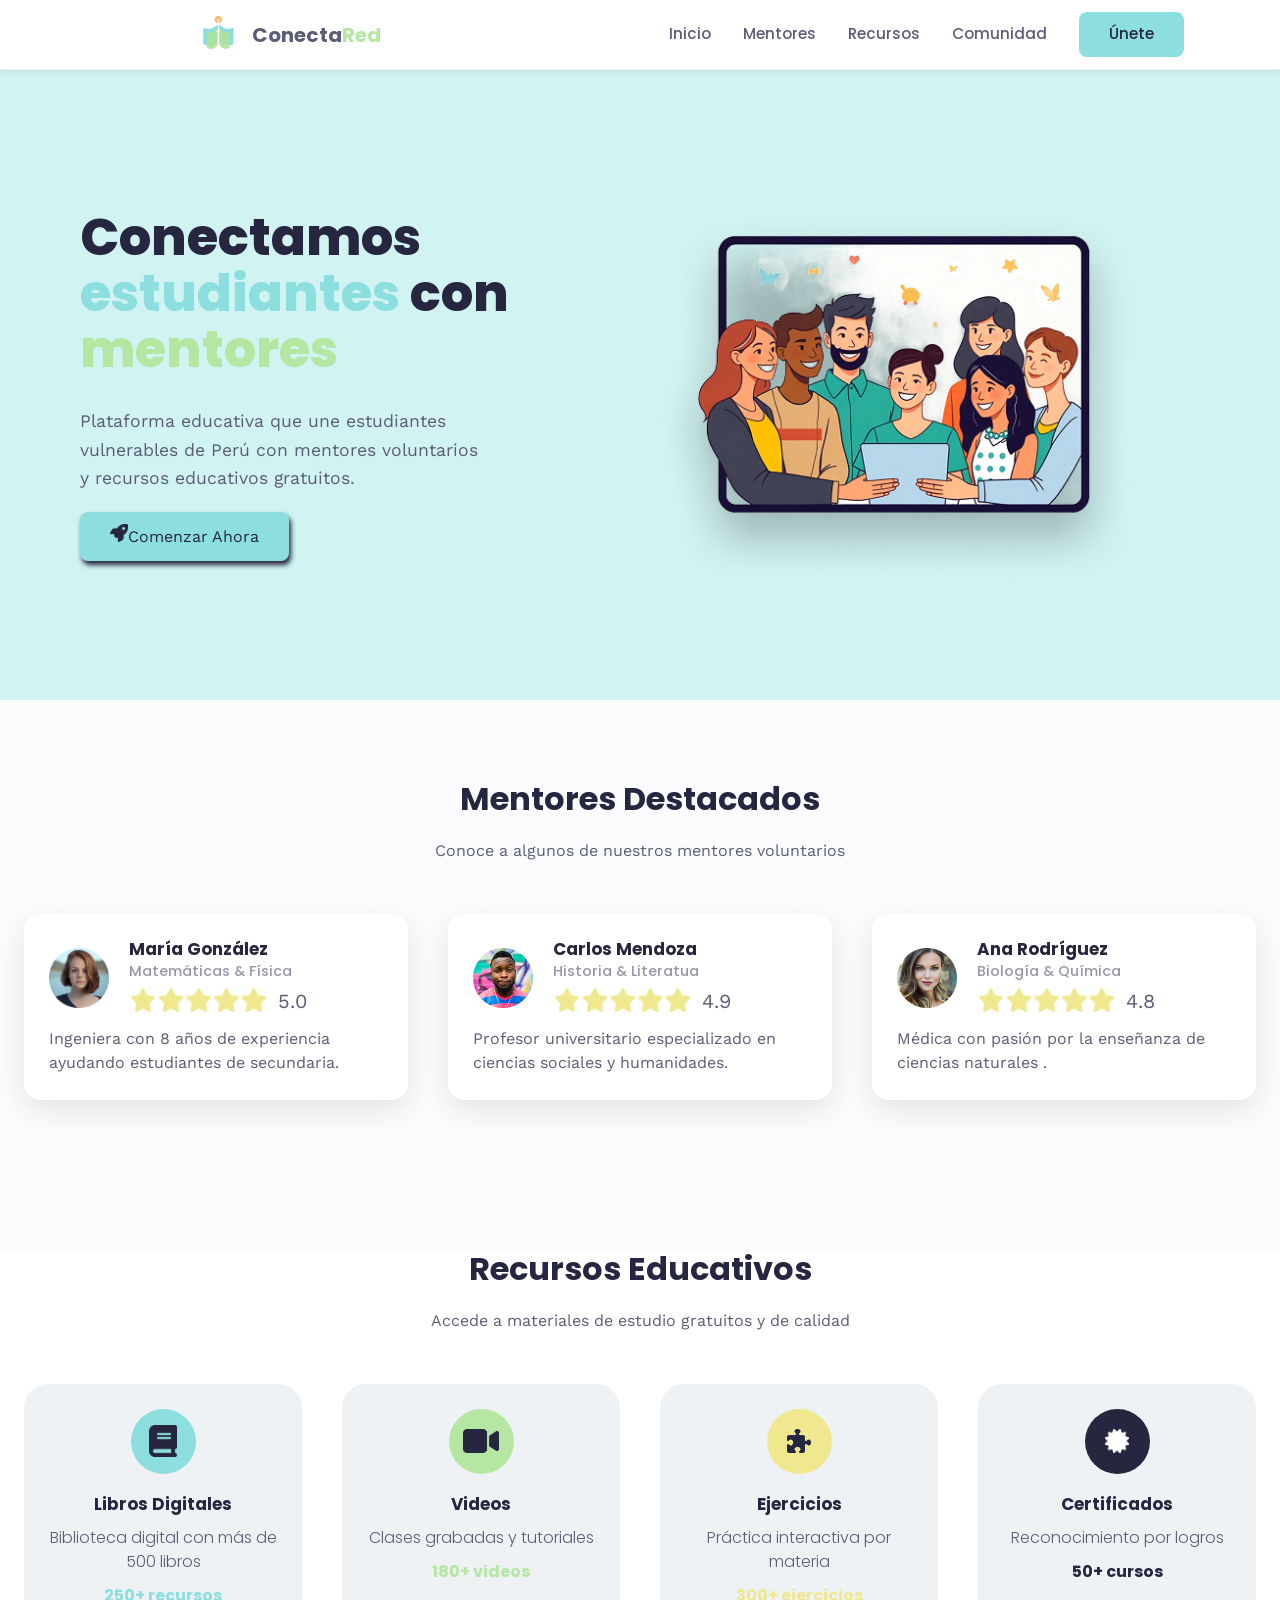
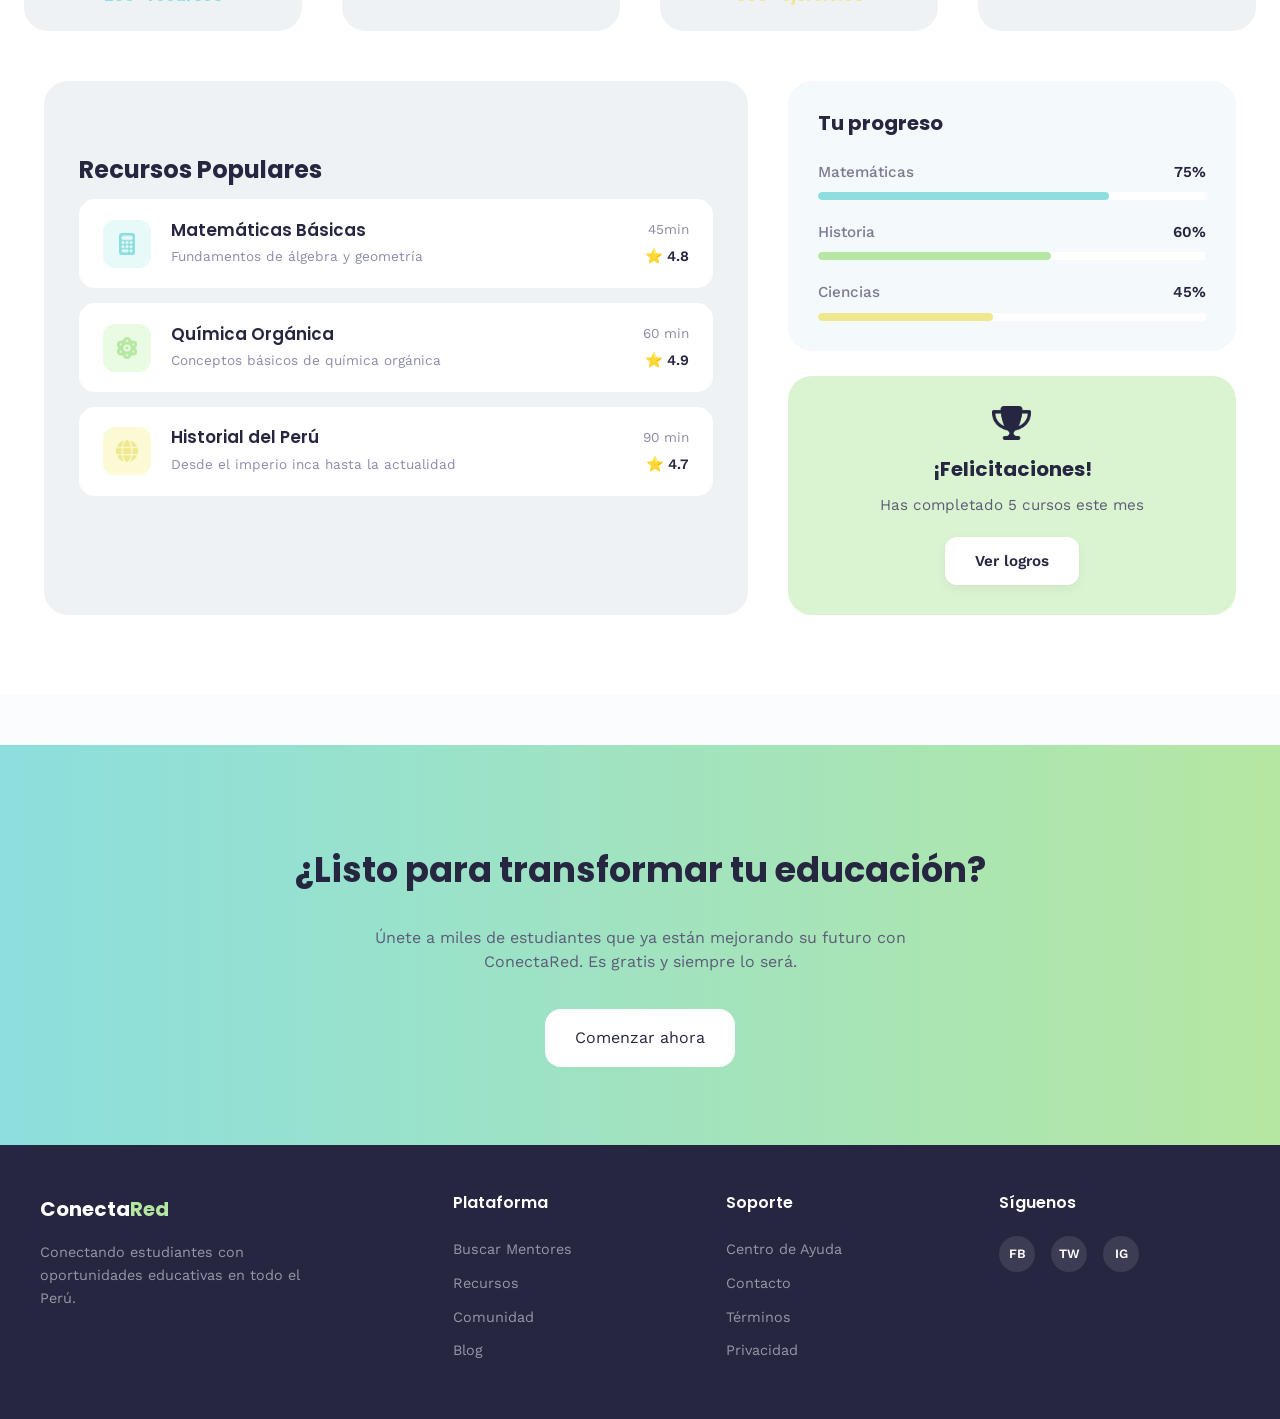
<file: index.html>
<!doctype html>
<html lang="es">

<head>
    <meta charset="UTF-8" />
    <meta name="viewport" content="width=device-width, initial-scale=1.0" />
    <title>ConectaRed - Conectamos estudiantes con mentores</title>
    <link rel="stylesheet" href="css/style.css" />
</head>

<body>
    <header class="landing-header">
        <div class="header-brand">
            <img src="images/logo-conectared.png" alt="Logo ConectaRed" class="logo" />
            <span class="logo-text">Conecta<span class="logo-highlight">Red</span></span>
        </div>

        <nav class="header-nav">
            <a href="#seccion-hero" class="nav-link">Inicio</a>
            <a href="#seccion-mentores" class="nav-link">Mentores</a>
            <a href="#seccion-recursos-educativos" class="nav-link">Recursos</a>
            <a href="#seccion-llamada-accion" class="nav-link">Comunidad</a>
            <a href="pages/auth/register/register.html" class="nav-link unete-btn">Únete</a>
        </nav>
    </header>
    <main>
        <!-- Hero -->
        <section class="hero-section" id="seccion-hero">
            <div class="hero">
                <div class="hero-content">
                    <h1 class="hero-title">
                        Conectamos <span class="txt-primary">estudiantes</span> con <span
                            class="txt-secondary">mentores</span></h1>
                    <p class="hero-description">Plataforma educativa que une estudiantes
                        vulnerables de Perú con mentores voluntarios y recursos educativos gratuitos.
                    </p>
                    <button class="comenzar-btn">
                        <img src="images/cohete.png" alt="icono cohete" class="btn-icon">
                        Comenzar Ahora
                    </button>
                </div>

                <img src="images/img-hero.png" class="hero-img">
            </div>
        </section>

        <!-- Mentores Destacados -->
        <section class="mentores-section">
            <div class="mentores" id="seccion-mentores">
                <h1 class="mentores-title">Mentores Destacados</h1>
                <p class="mentores-description">Conoce a algunos de nuestros mentores voluntarios</p>
            </div>
            <div class="perfiles-content">
                <div class="perfil">
                    <div class="perfil-header">
                        <img src="images/perfil1.png" class="perfil-icon">
                        <div class="perfil-info">
                            <h3 class="perfil-title">María González</h3>
                            <h4 class="perfil-subtitle">Matemáticas & Física</h4>
                            <div class="rating-content">
                                <img src="images/estrellas.png" alt="icono puntaje" class="rating-icon">
                                <span class="txt-rating">5.0</span>
                            </div>
                        </div>
                    </div>
                    <p class="perfil-description">Ingeniera con 8 años de experiencia ayudando estudiantes de
                        secundaria.</p>
                </div>

                <div class="perfil">
                    <div class="perfil-header">
                        <img src="images/perfil2.png" class="perfil-icon">
                        <div class="perfil-info">
                            <h3 class="perfil-title">Carlos Mendoza</h3>
                            <h4 class="perfil-subtitle">Historia & Literatua</h4>
                            <div class="rating-content">
                                <img src="images/estrellas.png" alt="icono puntaje" class="rating-icon">
                                <span class="txt-rating">4.9</span>
                            </div>
                        </div>
                    </div>
                    <p class="perfil-description">Profesor universitario especializado en ciencias sociales y
                        humanidades.</p>
                </div>

                <div class="perfil">
                    <div class="perfil-header">
                        <img src="images/perfil3.png" class="perfil-icon">
                        <div class="perfil-info">
                            <h3 class="perfil-title">Ana Rodríguez</h3>
                            <h4 class="perfil-subtitle">Biología & Química</h4>
                            <div class="rating-content">
                                <img src="images/estrellas.png" alt="icono puntaje" class="rating-icon">
                                <span class="txt-rating">4.8</span>
                            </div>
                        </div>
                    </div>
                    <p class="perfil-description">Médica con pasión por la enseñanza de ciencias naturales .</p>
                </div>
            </div>
        </section>

        <!-- Recursos Educativos -->
        <section class="recursos-educativos-section" id="seccion-recursos-educativos">
            <div class="recursos">
                <h1 class="recursos-title">Recursos Educativos</h1>
                <p class="recursos-description">Accede a materiales de estudio
                    gratuitos y de calidad
                </p>
                <div class="recursos-content">
                    <div class="card">
                        <div class="card-info">
                            <div class="icon-circle">
                                <img src="images/libro.png" alt="libro recursos" class="card-icon">
                            </div>
                        <h3 class="card-title">Libros Digitales</h3>
                        <h4 class="card-description">Biblioteca digital con más de 500 libros</h4>
                        <h5 class="card-number">250+ recursos</h5>
                        </div>
                    </div>
                    
                    <div class="card">
                        <div class="card-info">
                            <div class="icon-circle" style="background-color: #b5e7a2">
                                <img src="images/camara.png" alt="camara recursos" class="card-icon" style="height: 24px;">
                            </div>
                        <h3 class="card-title">Videos</h3>
                        <h4 class="card-description">Clases grabadas y tutoriales</h4>
                        <h5 class="card-number" style="color: #b5e7a2">180+ videos</h5>
                        </div>
                    </div>

                    <div class="card">
                        <div class="card-info">
                            <div class="icon-circle" style="background-color: #efe88f">
                                <img src="images/pieza.png" alt="pieza recursos" class="card-icon" style="height: 24px;">
                            </div>
                        <h3 class="card-title">Ejercicios</h3>
                        <h4 class="card-description">Práctica interactiva por materia</h4>
                        <h5 class="card-number" style="color: #efe88f">300+ ejercicios</h5>
                        </div>
                    </div>

                    <div class="card">
                        <div class="card-info">
                            <div class="icon-circle" style="background-color: #262641">
                                <img src="images/asterisco.png" alt="asterisco recursos" class="card-icon" style="height: 24px;">
                            </div>
                        <h3 class="card-title">Certificados</h3>
                        <h4 class="card-description">Reconocimiento por logros</h4>
                        <h5 class="card-number" style="color: #262641">50+ cursos</h5>
                        </div>
                    </div>
                </div>
                
                <div class="dashboard-container">
                    <div class="recursos-populares-box">
                        <h3 class="recursos-populares-title">Recursos Populares</h3>
                        
                        <div class="card-popular">
                            <div class="popular-icon-circle  bg-popular-mate">
                                <img src="images/calculadora.png" alt="calculadora icono" class="popular-icon">
                            </div>
                            <div class="card-popular-info">
                                <h4 class="popular-title">Matemáticas Básicas</h4>
                                <p class="popular-description">Fundamentos de álgebra y geometría</p>
                            </div>
                            <div class="card-popular-stats">
                                <span class="popular-time">45min</span>
                                <span class="popular-rating">⭐ 4.8</span>
                            </div>
                        </div>

                        <div class="card-popular">
                            <div class="popular-icon-circle  bg-popular-quimica">
                                <img src="images/atomo.png" alt="atomo icono" class="popular-icon">
                            </div>
                            <div class="card-popular-info">
                                <h4 class="popular-title">Química Orgánica</h4>
                                <p class="popular-description">Conceptos básicos de química orgánica</p>
                            </div>
                            <div class="card-popular-stats">
                                <span class="popular-time">60 min</span>
                                <span class="popular-rating">⭐ 4.9</span>
                            </div>
                        </div>

                        <div class="card-popular">
                            <div class="popular-icon-circle  bg-popular-historia">
                                <img src="images/mundo.png" alt="calculadora icono" class="popular-icon">
                            </div>
                            <div class="card-popular-info">
                                <h4 class="popular-title">Historial del Perú</h4>
                                <p class="popular-description">Desde el imperio inca hasta la actualidad</p>
                            </div>
                            <div class="card-popular-stats">
                                <span class="popular-time">90 min</span>
                                <span class="popular-rating">⭐ 4.7</span>
                            </div>
                        </div>
                    </div>

                    <div class="stats-box">
                        <div class="progreso-container">
                            <h3 class="progreso-title">Tu progreso</h3>
                            <div class="progreso-item">
                                <div class="progreso-info">
                                    <span class="materia-name">Matemáticas</span>
                                    <span class="materia-porcentaje">75%</span>
                                </div>
                                <div class="barra-riel">
                                    <div class="barra-relleno bg-progreso-mate" style="width: 75%;"></div>
                                </div>
                            </div>

                            <div class="progreso-item">
                                <div class="progreso-info">
                                    <span class="materia-name">Historia</span>
                                    <span class="materia-porcentaje">60%</span>
                                </div>
                                <div class="barra-riel">
                                    <div class="barra-relleno bg-progreso-historia" style="width: 60%;"></div>
                                </div>
                            </div>

                            <div class="progreso-item">
                                <div class="progreso-info">
                                    <span class="materia-name">Ciencias</span>
                                    <span class="materia-porcentaje">45%</span>
                                </div>
                                <div class="barra-riel">
                                    <div class="barra-relleno bg-progreso-ciencias" style="width: 45%;"></div>
                                </div>
                            </div>
                        </div>

                        <div class="felicitaciones-card">
                            <div class="trofeo-icon">
                                <img src="images/copa.png" alt="trofeo-icon" class="popular-icon" style="height: 35px; width: auto;">
                            </div>
                            <h4 class="felicitaciones-title">¡Felicitaciones!</h4>
                            <p class="felicitaciones-text">Has completado 5 cursos este mes</p>
                            <button class="ver-logros-btn">Ver logros</button>
                        </div>
                    </div>
                </div>

            </div>
        </section>

        <!-- Llamada Accion -->
        <section class="llamada-accion-section" id="seccion-llamada-accion">
            <div class="llamada-accion">
                <h1 class="llamada-accion-title">¿Listo
                    para transformar tu educación?</h1>
                <p class="llamada-accion-description">Únete a miles de estudiantes que ya están mejorando
                    su futuro con ConectaRed. Es gratis y siempre lo será.
                </p>
                <button class="comenzar-mentores-btn">Comenzar ahora</button>
            </div>
        </section>
    </main>
    <footer>
        <div id="footer-container"></div>
    </footer>
    <script src="js/main.js"></script>
</body>

</html>
</file>
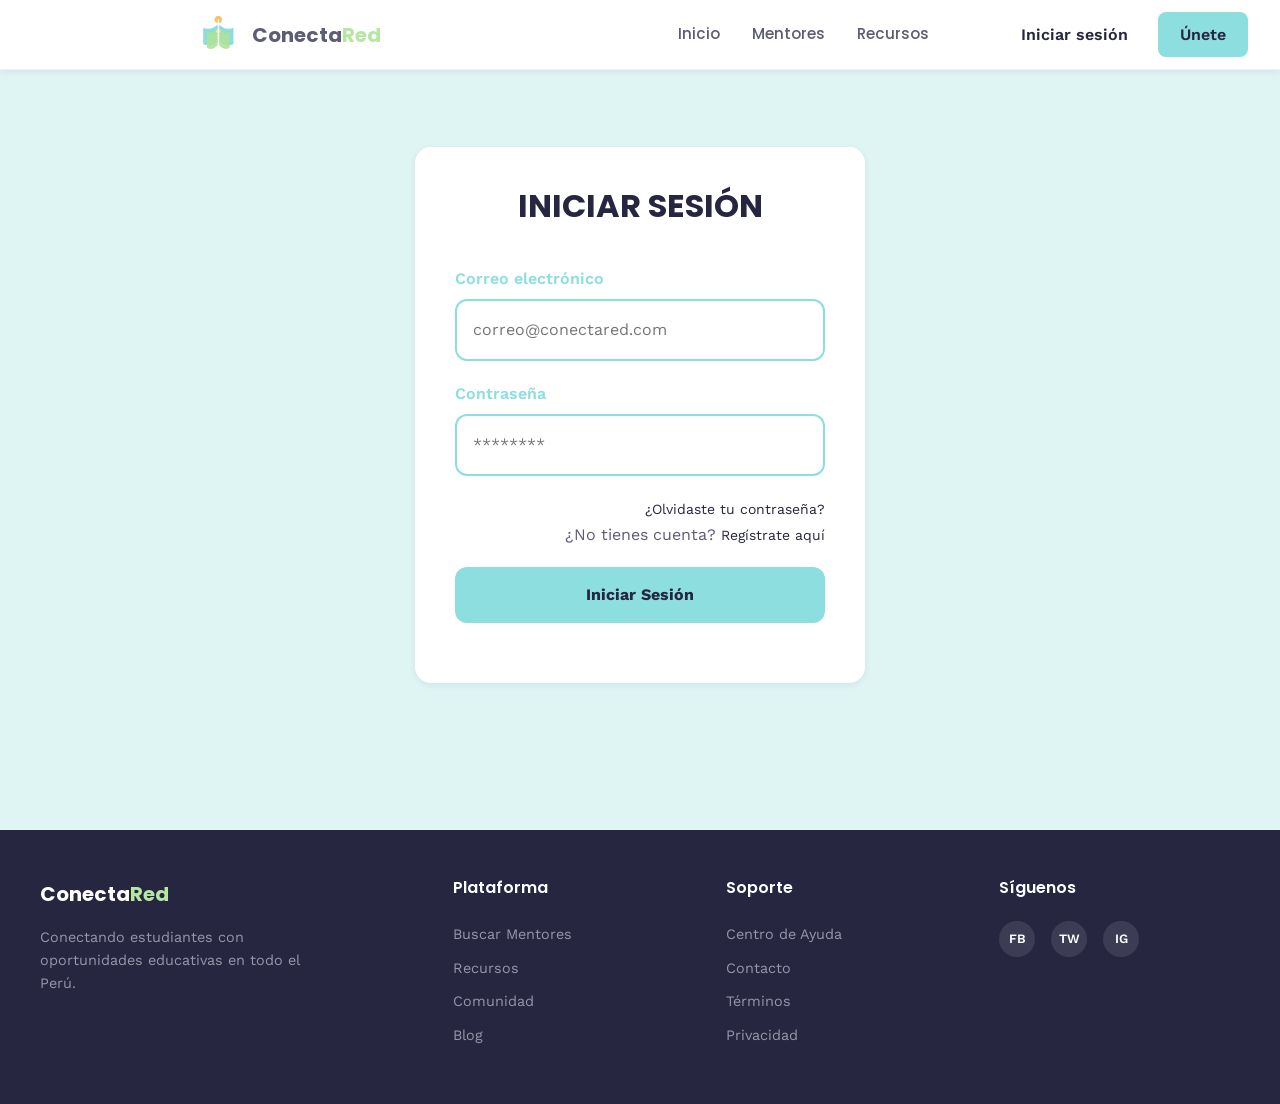
<file: pages/auth/login.html>
<!DOCTYPE html>
<html lang="es">

<head>
    <meta charset="UTF-8">
    <meta name="viewport" content="width=device-width, initial-scale=1.0">
    <title>Iniciar Sesión - ConectaRed</title>

    <link rel="stylesheet" href="../../css/style.css">
    <link rel="stylesheet" href="login.css">
</head>

<body>

    <!-- HEADER -->
    <header class="landing-header">

        <div class="header-brand">
            <img src="../../images/logo-conectared.png" alt="Logo ConectaRed" class="logo">

            <span class="logo-text">
                Conecta<span class="logo-highlight">Red</span>
            </span>
        </div>

        <nav class="header-nav">
            <a href="#seccion-hero" class="nav-link">Inicio</a>
            <a href="#seccion-mentores" class="nav-link">Mentores</a>
            <a href="#seccion-recursos-educativos" class="nav-link">Recursos</a>
        </nav>

        <div class="header-actions">
            <a href="/pages/login/login.html" class="btn-login">
                Iniciar sesión
            </a>

            <a href="./register/register.html" class="btn-unete">
                Únete
            </a>
        </div>

    </header>


    <!-- LOGIN -->
    <main class="login-container">

        <form id="loginForm" class="login-card">

            <h1>INICIAR SESIÓN</h1>

            <div class="input-group">
                <label>Correo electrónico</label>
                <input type="email" id="email" placeholder="correo@conectared.com" required>
            </div>

            <div class="input-group">
                <label>Contraseña</label>
                <input type="password" id="password" placeholder="********" required>
            </div>

            <div class="forgot-password">
                <a href="../auth/forgot-password.html">
                    ¿Olvidaste tu contraseña?
                </a>
                <p class="register-link">
                    ¿No tienes cuenta?
                    <a href="./register/register.html">Regístrate aquí</a>
                </p>
            </div>

            <button type="submit" class="login-btn">
                Iniciar Sesión
            </button>

            <p id="errorMessage"></p>

        </form>

    </main>

    <div id="footer-container"></div>

    <script src="../../js/main.js"></script>
    <script src="../../js/login.js"></script>

</body>

</html>
</file>
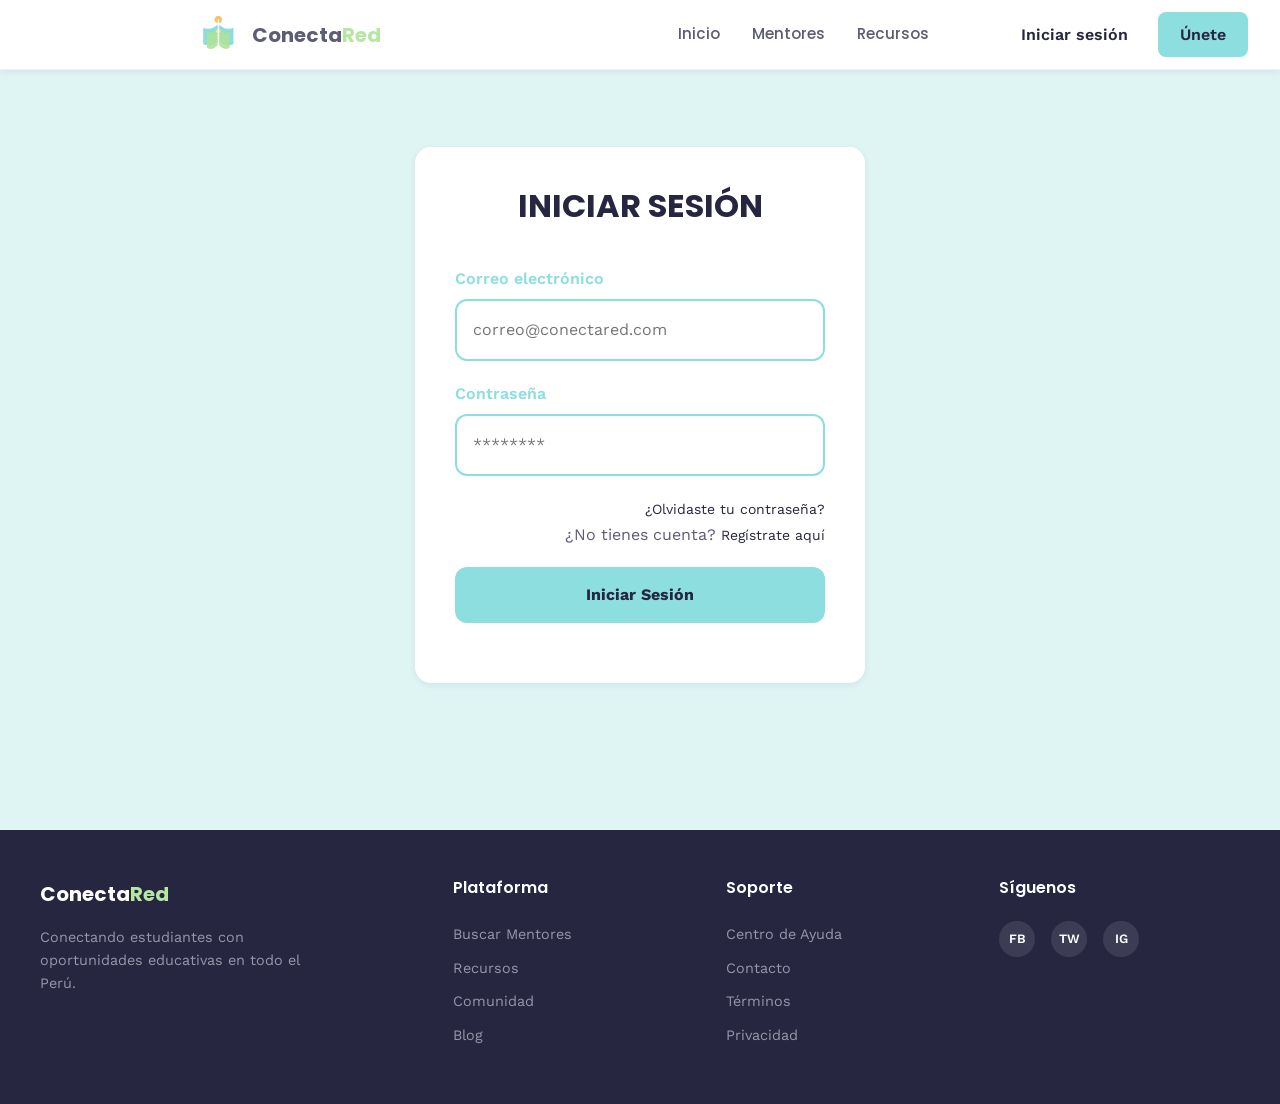
<file: pages/login/login.html>
<!DOCTYPE html>
<html lang="es">
<head>
    <meta charset="UTF-8">
    <meta name="viewport" content="width=device-width, initial-scale=1.0">
    <title>Iniciar Sesión - ConectaRed</title>

    <link rel="stylesheet" href="../../css/style.css">
    <link rel="stylesheet" href="login.css">
</head>

<body>

    <!-- HEADER -->
    <div id="header-landing-container"></div>


    <!-- LOGIN -->
    <main class="login-container">

        <form id="loginForm" class="login-card">

            <h1>INICIAR SESIÓN</h1>

            <div class="input-group">
                <label>Correo electrónico</label>
                <input
                    type="email"
                    id="email"
                    placeholder="correo@conectared.com"
                    required>
            </div>

            <div class="input-group">
                <label>Contraseña</label>
                <input
                    type="password"
                    id="password"
                    placeholder="********"
                    required>
            </div>

            <div class="forgot-password">
                <a href="../auth/forgot-password.html">
                    ¿Olvidaste tu contraseña?
                </a>
                <p class="register-link">
                ¿No tienes cuenta?
                <a href="#">Regístrate aquí</a>
                </p>
            </div>

            <button type="submit" class="login-btn">
                Iniciar Sesión
            </button>

            <p id="errorMessage"></p>

        </form>

    </main>

    <div id="footer-container"></div>

    <script src="../../js/main.js"></script>
    <script src="../../js/login.js"></script>

</body>
</html>
</file>
<file: css/style.css>
@import "base.css";

html {
    scroll-behavior: smooth;
}

/* ==========================================================================
   Componente: Header Landing
   ========================================================================== */
.landing-header {
    display: flex;
    justify-content: space-between;
    align-items: center;
    background-color: #ffffff;
    padding: 0 24px;
    height: 80px;
    box-shadow: var(--sombra);
    border-bottom: 1px solid var(--color-accent);

    gap: 10px;
    /*para scroll menu*/
    position: fixed;
    top: 0;
    left: 0;
    z-index: 1000;
    transition: transform 0.3 ease;
}

.landing-header.scroll-down {
    transform: translateY(-100%);
}

.landing-header.scroll-up {
    transform: translateY(0);
}

.header-nav .nav-link.unete-btn {
    background-color: #8cdfde;
    display: flex;
    color: #262641;
    padding: 8px 24px;
    border-radius: 8px;

}

.header-nav .nav-link.unete-btn:hover {
    background-color: #7ABFC0;
    color: #262641;
}

.header-nav .nav-link {
    display: none;
}

.header-brand {
    display: flex;
    align-items: center;
    gap: 10px;
}

.header-brand .logo {
    height: 45px;
    width: auto;
    object-fit: contain;
}

/* BOTONES LANDING */

.header-actions {
    display: flex;
    align-items: center;
    gap: 12px;
}

.btn-login {
    color: #262641;
    font-weight: 600;
    padding: 10px 18px;
    border-radius: 8px;
    transition: 0.3s;
}

.btn-login:hover {
    background-color: #f3f3f3;
}

.btn-unete {
    background-color: #8cdfde;
    color: #262641;
    font-weight: 600;
    padding: 10px 22px;
    border-radius: 8px;
    transition: 0.3s;
}

.btn-unete:hover {
    background-color: #7ABFC0;
    color: #262641;
}

/* ==========================================================================
   Componente: Header Principal
   ========================================================================== */

.main-header {
    display: flex;
    justify-content: space-between;
    /* Empuja la navegación a la izquierda y el usuario a la derecha */
    align-items: center;
    /* Centra los elementos verticalmente */
    background-color: #ffffff;
    /* Fondo blanco puro según el diseño */
    padding-inline: var(--space-md);
    /* Espaciado interno izquierdo y derecho (2rem) */
    height: 70px;
    /* Altura fija estándar para barras de navegación */
    box-shadow: var(--sombra);
    /* Aplica la sombra suave de tu base.css */
    border-bottom: 1px solid var(--color-accent);
    /* Línea sutil de separación inferior */
}

/* Contenedor de los enlaces */
.header-nav {
    display: flex;
    align-items: center;
    gap: var(--space-md);

    /* Genera una separación amplia y fija antes de llegar al avatar */
}

.header-nav .logo {
    height: 45px;
    /* Define una altura fija adecuada para el header */
    width: auto;
    /* Mantiene la proporción de la imagen */
    object-fit: contain;
}

/* Enlaces individuales */
.nav-link {
    font-family: var(--font-family-heading);
    /* Poppins para elementos de interfaz */
    font-size: 0.95rem;
    font-weight: 500;
    color: var(--color-text);
    padding-block: var(--space-1);
    /* Zona interactiva vertical */
}

/* Estado Hover (Pasar el mouse) */
.nav-link:hover {
    color: var(--rojo-oscuro);
    /* Cambio de color usando tus variables */
}

/* Estado Activo (Página actual) */
.nav-link.active {
    color: var(--rojo-oscuro);
    font-weight: 600;
}

/* Contenedor e Imagen del Avatar */
.header-user {
    display: flex;
    align-items: center;
}

.user-avatar {
    width: 40px;
    height: 40px;
    border-radius: 50%;
    /* Hace la imagen completamente circular */
    object-fit: cover;
    /* Evita que la foto se deforme si no es cuadrada */
    border: 2px solid var(--color-accent);
    cursor: pointer;
}

/* ==========================================================================
   Componente: Footer Principal
   ========================================================================== */

.main-footer {
    background-color: var(--color-dark);
    /* El color oscuro #262641 de tu base.css */
    color: #ffffff;
    /* Texto blanco para contraste */
    padding-block: var(--space-6);
    /* Espaciado interno arriba y abajo (3rem) */
    padding-inline: var(--space-md);
    /* Espaciado interno a los lados (2rem) */
}

/* Contenedor que distribuye las 4 columnas */
.footer-container {
    display: flex;
    flex-wrap: wrap;
    /* Permite que baje de línea en pantallas chicas */
    justify-content: space-between;
    /* Separa las columnas equitativamente */
    gap: var(--space-md);
    /* Espacio mínimo de separación entre bloques */
    max-width: 1200px;
    /* Ancho máximo contenedor para pantallas grandes */
    margin: 0 auto;
    /* Centra todo el bloque en la pantalla */
}

/* Columna de la marca (ocupa un poco más de espacio) */
.footer-brand {
    flex: 1 1 300px;
    /* Crece, se achica y base de 300px */
}

.footer-logo {
    display: flex;
    align-items: center;
    gap: var(--space-1);
    margin-bottom: var(--space-2);
}

.footer-logo img {
    height: 32px;
    /* Ajuste del tamaño del logo */
}

.logo-text {
    font-family: var(--font-family-heading);
    font-weight: 700;
    font-size: 1.12rem;
}

.logo-highlight {
    color: var(--color-secondary);
    /* El verde claro de tu paleta */
}

.footer-description {
    color: var(--color-text-subtle);
    /* Color grisáceo para textos secundarios */
    font-size: 0.9rem;
    max-width: 260px;
}

/* Columnas de listas de enlaces y redes */
.footer-links-group,
.footer-socials {
    flex: 1 1 160px;
    /* Base de 160px para alineación consistente */
}

.footer-title {
    color: #ffffff;
    /* Forzar títulos en blanco */
    font-size: 1rem;
    font-weight: 600;
    margin-bottom: var(--space-3);
    /* Separación con la lista */
}

.footer-list {
    list-style: none;
    /* Quita los puntitos negros de la lista */
}

.footer-list li {
    margin-bottom: var(--space-1);
    /* Separación vertical entre enlaces */
}

.footer-list a {
    color: var(--color-text-subtle);
    font-size: 0.9rem;
}

.footer-list a:hover {
    color: var(--color-primary);
    /* Iluminación celeste al pasar el mouse */
}

/* Contenedor de iconos de redes */
.social-icons {
    display: flex;
    gap: var(--space-2);
}

.social-icon {
    display: flex;
    align-items: center;
    justify-content: center;
    width: 36px;
    height: 36px;
    background-color: rgba(255,
            255,
            255,
            0.1);
    /* Fondo blanco sutil transparente */
    border-radius: 50%;
    font-size: 0.8rem;
    font-weight: 600;
    color: #ffffff;
}

.social-icon:hover {
    background-color: var(--color-primary);
    color: var(--color-dark);
}


/* ==========================================================================
   Hero Landing
   ========================================================================== */
.hero-section {
    width: 100%;
    min-height: 550px;
    background-color: #d1f3f2;
    display: flex;
    justify-content: center;
    align-items: center;
    padding: 0 24px;
    margin-top: 80px;
}


.hero {
    text-align: left;
    display: flex;
    flex-direction: column;
    align-items: center;
    justify-content: space-between;
    max-width: 1200px;
    padding: 24px;
    gap: 80px;
}

.hero-title {
    color: #262641;
    font-size: 2.5rem;
    font-weight: 800;
    line-height: 1.1;
    max-width: 500px;
    margin-bottom: 30px;
}

.hero-title .txt-primary {
    color: #8cdfde;
}

.hero-title .txt-secondary {
    color: #b5e7a2;
}


.hero-description {
    color: #5c5c77;
    font-size: 1.1rem;
    max-width: 400px;
    margin: 0;
}

.hero-content {
    flex: 1;
    text-align: left;
    width: 100%;
}

.hero-img {
    width: 100%;
    max-width: 600px;
    height: auto;
    margin-top: 20px;
    display: none;
    margin-inline: auto;
}

.comenzar-btn {
    background-color: #8cdfde;
    display: inline-flex;
    color: #262641;
    padding: 12px 30px;
    border-radius: 8px;
    margin-top: 20px;
    box-shadow: 2px 4px 5px;
    cursor: pointer;
    border: none;
}

.comenzar-btn:hover {
    background-color: #7ABFC0;
    color: #262641;
}

.comenzar-btn .btn-icon {
    height: 18px;
    width: auto;
    object-fit: contain;
}


/* ==========================================================================
   Mentores
   ========================================================================== */
.mentores-section {
    width: 100%;
    padding: 0 24px
}

.mentores-title {
    text-align: center;
    margin-top: 40px;
    font-size: 2rem;
    color: #262641;
}

.mentores-description {
    text-align: center;
    margin-top: 20px;
    margin-bottom: 30px;
    color: #5c5c77;
}

.perfiles-content {
    display: flex;
    justify-content: center;
    flex-direction: column;
    align-items: stretch;
    gap: 40px;
}

.perfil {
    background-color: #ffffff;
    border-radius: 16px;
    box-shadow: 0 10px 30px rgba(0, 0, 0, 0.1);
    padding: 20px;
}

.perfil-info {
    display: flex;
    flex-direction: column;
    gap: 4px;
}

.perfil-title {
    color: #262641;
    font-size: 17px;
    margin: 0;
}

.perfil-header {
    display: flex;
    align-items: center;
    justify-content: space-between;
    gap: 10px;
}

.perfil-subtitle {
    font-weight: 500;
    color: #9797aa;
    font-size: 0.9rem;
}

.perfil-description {
    color: #5c5c77;
    line-height: 1.5;
    margin-top: 10px;
    margin-bottom: 0;
}

.perfil-icon {
    height: 60px;
    width: auto;
    object-fit: contain;
}

.rating-content {
    display: flex;
    justify-content: space-between;
}

.txt-rating {
    color: #5c5c77;
    font-size: 20px;
    display: flex;
    align-items: center;
}

.txt-rating,
.rating-icon {
    height: 26px;
    width: auto;
    object-fit: contain;
}



/* ==========================================================================
   Recursos Educativos
   ========================================================================== */
.recursos-educativos-section {
    background-color: #ffffff;
    width: 100%;
    padding: 0 24px;
    margin-bottom: 50px;
}

.recursos-title {
    text-align: center;
    margin-top: 40px;
    font-size: 2rem;
    color: #262641;
}

.recursos-description {
    text-align: center;
    margin-top: 20px;
    margin-bottom: 30px;
    color: #5c5c77;
}

.recursos-content {
    display: flex;
    flex-direction: column;
    justify-content: center;
    align-items: stretch;
    gap: 40px
}

.card {
    background-color: #eef2f5;
    border-radius: 24px;
    align-items: center;
    /*box-shadow: 0 10px 30px rgba(0, 0, 0, 0.1);*/
    padding: 25px;
    gap: 50px;
    /* width: 320px; */
    text-align: center;
}

.card-info {
    display: center;
    flex-direction: column;
    gap: 4px;
}

.card-title {
    color: #262641;
    font-size: 17px;
    margin-top: 10px;
}

.card-description {
    color: #5c5c77;
    line-height: 1.5;
    margin-top: 12px;
    margin-bottom: 0;
    font-weight: 300;
}

.card-number {
    color: #8CDFDE;
    font-size: 16px;
    margin-top: 12px;

}

.icon-circle {
    background-color: #8cdfde;
    width: 65px;
    height: 65px;
    border-radius: 50%;

    display: flex;
    justify-content: center;
    align-items: center;

    margin-inline: auto;
    margin-bottom: 20px;
}

.card-icon {
    height: 32px;
    object-fit: contain;
}

.dashboard-container {
    display: flex;
    flex-direction: column;
    background-color: #ffffff;
    gap: 40px;
    max-width: 1300px;
    margin: 50px auto 0 auto;
}

.recursos-populares-box {
    display: flex;
    background-color: #eef2f5;
    border-radius: 24px;
    padding: 20px;
    width: 100%;
    flex-direction: column;
}

.recursos-populares-title {
    color: #262641;
    font-size: 24px;
    margin-top: 20px;
    text-align: center;
}

.card-popular {
    background-color: #ffffff;
    border-radius: 16px;
    padding: 20px 24px;
    margin-top: 15px;


    display: flex;
    flex-direction: column;
    align-items: center;
    gap: 20px;
    text-align: left;
}


.popular-icon-circle {
    width: 48px;
    height: 48px;
    border-radius: 12px;
    background-color: #eaf9f9;
    display: flex;
    justify-content: center;
    align-items: center;
    flex-shrink: 0;
    background-color: rgba(140, 223, 222, 0.2);
}

.popular-icon {
    height: 22px;
    width: auto;
    object-fit: contain;
}

.card-popular-info {
    flex-grow: 1;
    display: flex;
    flex-direction: column;
    gap: 6px;
}

.popular-title {
    color: #262641;
    font-size: 1.05rem;
    font-weight: 600;
    margin: 0;
    text-align: center;
}

.popular-description {
    color: #8c8caa;
    font-size: 0.85rem;
    margin: 0;
    text-align: center;
}

.card-popular-stats {
    display: flex;
    flex-direction: column;
    align-items: flex-end;
    gap: 4px;
    flex-shrink: 0;
}

.popular-time {
    color: #8c8caa;
    font-size: 0.85rem;
}

.popular-rating {
    color: #262641;
    font-size: 0.9rem;
    font-weight: 600;
}

.bg-popular-mate {
    background-color: rgba(140, 223, 222, 0.2);
}

.bg-popular-quimica {
    background-color: rgba(151, 236, 117, 0.2);
}

.bg-popular-historia {
    background-color: rgba(243, 231, 75, 0.237);
}

.stats-box {
    display: flex;
    flex-direction: column;
    gap: 25px;
    width: auto;
}

.progreso-container {
    background-color: #f4fafb;
    border-radius: 24px;
    padding: 20px;
}

.progreso-title {
    color: #262641;
    font-size: 1.25rem;
    font-weight: 700;
    margin-top: 0;
    margin-bottom: 25px;
    text-align: left;
}

.progreso-item {
    margin-bottom: 20px;
}

.progreso-item:last-child {
    margin-bottom: 0;
}

.progreso-info {
    display: flex;
    justify-content: space-between;
    margin-bottom: 8px;
}

.materia-name {
    color: #7b7b93;
    font-size: 0.95rem;
    font-weight: 500;
}

.materia-porcentaje {
    color: #262641;
    font-size: 0.95rem;
    font-weight: 600;
}


.barra-riel {
    width: 100%;
    height: 8px;
    background-color: #ffffff;
    border-radius: 10px;
    overflow: hidden;
}


.barra-relleno {
    height: 100%;
    border-radius: 10px;
}


.bg-progreso-mate {
    background-color: #8cdfde;
}

.bg-progreso-historia {
    background-color: #b5e7a2;
}

.bg-progreso-ciencias {
    background-color: #efe88f;/
}



.felicitaciones-card {
    background-color: #b5e7a280;
    border-radius: 24px;
    padding: 30px;
    text-align: center;
    display: flex;
    flex-direction: column;
    align-items: center;
    gap: 12px;
}

.trofeo-icon {
    width: 40px;
    color: #262641;
    margin-bottom: 4px;
}

.felicitaciones-title {
    color: #262641;
    font-size: 1.25rem;
    font-weight: 700;
    margin: 0;
}

.felicitaciones-text {
    color: #5c5c77;
    font-size: 0.95rem;
    margin: 0;
    margin-bottom: 8px;
}

.ver-logros-btn {
    background-color: #ffffff;
    color: #262641;
    border: none;
    border-radius: 12px;
    padding: 12px 30px;
    font-size: 0.95rem;
    font-weight: 600;
    cursor: pointer;
    box-shadow: 0 4px 12px rgba(0, 0, 0, 0.05);
    transition: transform 0.2s ease;
}

.ver-logros-btn:hover {
    transform: scale(1.03);
}

/* ==========================================================================
   Llamada a la acción
   ========================================================================== */
.llamada-accion-section {
    background: linear-gradient(to right, #8cdfde 0%, #b5e7a2 100%);
    width: 100%;
    display: flex;
    height: 400px;
    justify-content: center;
    align-items: center;
}

.llamada-accion {
    text-align: center;
    width: 100%;
    padding-inline: 20px;
}

.llamada-accion-title {
    color: #262641;
    font-size: 2.2rem;
    margin-top: 35px;
    margin-bottom: 35px;
}

.llamada-accion-description {
    color: #5c5c77;
    font-size: 1rem;
    line-height: 1.5;
    margin-bottom: 35px;
    margin-inline: auto;
}

.comenzar-mentores-btn {
    background-color: #ffffff;
    display: inline-flex;
    color: #262641;
    padding: 16px 30px;
    border-radius: 16px;
    border: none;
    cursor: pointer;
    margin-bottom: 50px;
}

.comenzar-mentores-btn:hover {
    background-color: #7d8181;
    color: #262641;
}


/* Responsive Table */
@media (min-width: 768px) {
    .landing-header {
        display: flex;
        justify-content: space-between;
        align-items: center;
        background-color: #ffffff;
        padding-inline: var(--space-md);
        height: 70px;
        box-shadow: var(--sombra);
        border-bottom: 1px solid var(--color-accent);
        position: fixed;
        top: 0;
        left: 0;
        width: 100%;
        z-index: 1000;
        transition: transform 0.3 ease;
    }

    .header-brand {
        display: flex;
        align-items: center;
        gap: 10px;
        margin-left: 165px;
    }

    .header-nav {
        display: flex;
        align-items: center;
        gap: var(--space-md);
        margin-left: auto;
        margin-right: var(--space-xl);
    }

    .header-nav .nav-link {
        display: block;
    }

    .header-nav .nav-link.unete-btn {
        background-color: #8cdfde;
        display: flex;
        color: #262641;
        padding: 10px 30px;
        border-radius: 8px;

    }

    .logo-text {
        font-family: var(--font-family-heading);
        font-weight: 700;
        font-size: 1.25rem;
    }

    /* ==========================================================================
   Hero Landing
   ========================================================================== */
    .hero-section {
        width: 100%;
        min-height: 550px;
        height: 700px;
        background-color: #d1f3f2;
        display: flex;
        justify-content: center;
        align-items: center;
        margin: auto;
    }

    .hero {
        text-align: left;
        display: flex;
        flex-direction: row;
        align-items: center;
        justify-content: space-between;
        max-width: 1200px;
        padding: 0px 40px;
        gap: 80px;
        margin-top: 70px;
    }

    .hero-title {
        font-size: 3.2rem;
    }


    .hero-content {
        flex: 1;
        text-align: left;
    }

    .hero-img {
        width: 100%;
        max-width: 600px;
        height: auto;
        margin-top: 20px;
        display: flex;
        margin-inline: auto;
    }

    .perfiles-content {
        display: flex;
        flex-direction: row;
        justify-content: center;
        align-items: stretch;
        margin-top: 40px;
        gap: 40px;
    }

    /* ==========================================================================
   Mentores
   ========================================================================== */
    .mentores-section {
        width: 100%;
        min-height: 400px;
        height: 450px;
    }

    .mentores-title {
        text-align: center;
        margin-top: 80px;
        font-size: 2rem;
        color: #262641;
    }

    .mentores-description {
        text-align: center;
        margin-top: 20px;
        margin-bottom: 50px;
        color: #5c5c77;
    }

    .perfil {
        background-color: #ffffff;
        border-radius: 16px;
        box-shadow: 0 10px 30px rgba(0, 0, 0, 0.1);
        padding: 25px;
        gap: 50px;
        width: 400px;
    }

    .perfil-header {
        display: flex;
        align-items: center;
        justify-content: normal;
        gap: 20px;
    }

    .rating-content {
        display: flex;
        gap: 10px;
        justify-content: left;
        height: auto;
    }

    .txt-rating,
    .rating-icon {
        height: 32px;
        width: auto;
        object-fit: contain;
    }

    /* ==========================================================================
   Recursos Educativos
   ========================================================================== */
    .recursos-educativos-section {
        background-color: #ffffff;
        width: 100%;
        padding-bottom: 80px;
        /* margin-bottom: 50px; */
    }

    .recursos-title {
        text-align: center;
        margin-top: 20px;
        font-size: 2rem;
        color: #262641;
    }

    .recursos-description {
        text-align: center;
        margin-top: 20px;
        margin-bottom: 50px;
        color: #5c5c77;
    }



    .recursos-content {
        display: flex;
        flex-direction: row;
        justify-content: center;
        align-items: stretch;
        margin-top: 40px;
        gap: 40px
    }

    .card {
        background-color: #eef2f5;
        border-radius: 24px;
        align-items: center;
        /*box-shadow: 0 10px 30px rgba(0, 0, 0, 0.1);*/
        padding: 25px;
        gap: 50px;
        width: 320px;
        text-align: center;
    }

    .dashboard-container {
        display: flex;
        flex-direction: row;
        background-color: #ffffff;
        gap: 40px;
        max-width: 1300px;
        margin: 50px auto 0 auto;
        padding-inline: 20px;
    }


    .recursos-populares-box {
        display: flex;
        background-color: #eef2f5;
        border-radius: 24px;
        padding: 35px;
        width: 750px;
        flex-direction: column;
    }

    .recursos-populares-title {
        color: #262641;
        font-size: 24px;
        margin-top: 40px;
        text-align: left;
    }

    .card-popular {
        background-color: #ffffff;
        border-radius: 16px;
        padding: 20px 24px;
        margin-top: 15px;


        display: flex;
        flex-direction: row;
        align-items: center;
        gap: 20px;
        text-align: left;
    }

    .popular-title {
        color: #262641;
        font-size: 1.05rem;
        font-weight: 600;
        margin: 0;
        text-align: left;
    }

    .popular-description {
        color: #8c8caa;
        font-size: 0.85rem;
        margin: 0;
        text-align: left;
    }

    .stats-box {
        display: flex;
        flex-direction: column;
        gap: 25px;
        width: 480px;
    }

    .progreso-container {
        background-color: #f4fafb;
        border-radius: 24px;
        padding: 30px;
    }

    .llamada-accion-description {
        color: #5c5c77;
        font-size: 1rem;
        line-height: 1.5;
        margin-bottom: 35px;
        width: 600px;
        margin-inline: auto;
    }

    .comenzar-mentores-btn {
        background-color: #ffffff;
        display: inline-flex;
        color: #262641;
        padding: 16px 30px;
        border-radius: 16px;
        border: none;
        cursor: pointer;
        margin-bottom: 10px;
    }
}

/* End Responsive Table */


/* Responsive Desktop */
@media (min-width: 1024px) {}
</file>
<file: pages/auth/login.css>
@import "../../css/base.css";
@import "../../css/style.css";

.login-container{
    min-height: calc(100vh - 70px);
    background-color: #dff5f4;

    display:flex;
    justify-content:center;
    align-items:center;
}

.login-card{
    width:450px;

    display:flex;
    flex-direction:column;
    gap:20px;

    background:white;
    padding:40px;
    border-radius:16px;
    box-shadow: var(--sombra);
}

.login-card h1{
    text-align:center;
    color: var(--color-dark);
    margin-bottom:20px;
}

.input-group{
    display:flex;
    flex-direction:column;
    gap:8px;
}

.input-group label{
    color: var(--color-primary);
    font-weight:600;
}

.input-group input{
    padding:16px;
    border-radius:12px;
    border:2px solid var(--color-primary);
    outline:none;
}

.forgot-password{
    text-align:right;
}

.forgot-password a{
    color: var(--color-dark);
    font-size:14px;
}

.login-btn{
    border:none;
    cursor:pointer;

    background-color: var(--color-primary);

    padding:15px;

    border-radius:12px;

    font-weight:700;

    color: var(--color-dark);
}

.login-btn:hover{
    background-color: var(--rojo-oscuro);
}

#errorMessage{
    text-align:center;
    color:red;
    font-size:14px;
}
</file>
<file: pages/login/login.css>
@import "../../css/base.css";
@import "../../css/style.css";

.login-container{
    min-height: calc(100vh - 70px);
    background-color: #dff5f4;

    display:flex;
    justify-content:center;
    align-items:center;
}

.login-card{
    width:450px;

    display:flex;
    flex-direction:column;
    gap:20px;

    background:white;
    padding:40px;
    border-radius:16px;
    box-shadow: var(--sombra);
}

.login-card h1{
    text-align:center;
    color: var(--color-dark);
    margin-bottom:20px;
}

.input-group{
    display:flex;
    flex-direction:column;
    gap:8px;
}

.input-group label{
    color: var(--color-primary);
    font-weight:600;
}

.input-group input{
    padding:16px;
    border-radius:12px;
    border:2px solid var(--color-primary);
    outline:none;
}

.forgot-password{
    text-align:right;
}

.forgot-password a{
    color: var(--color-dark);
    font-size:14px;
}

.login-btn{
    border:none;
    cursor:pointer;

    background-color: var(--color-primary);

    padding:15px;

    border-radius:12px;

    font-weight:700;

    color: var(--color-dark);
}

.login-btn:hover{
    background-color: var(--rojo-oscuro);
}

#errorMessage{
    text-align:center;
    color:red;
    font-size:14px;
}
</file>
